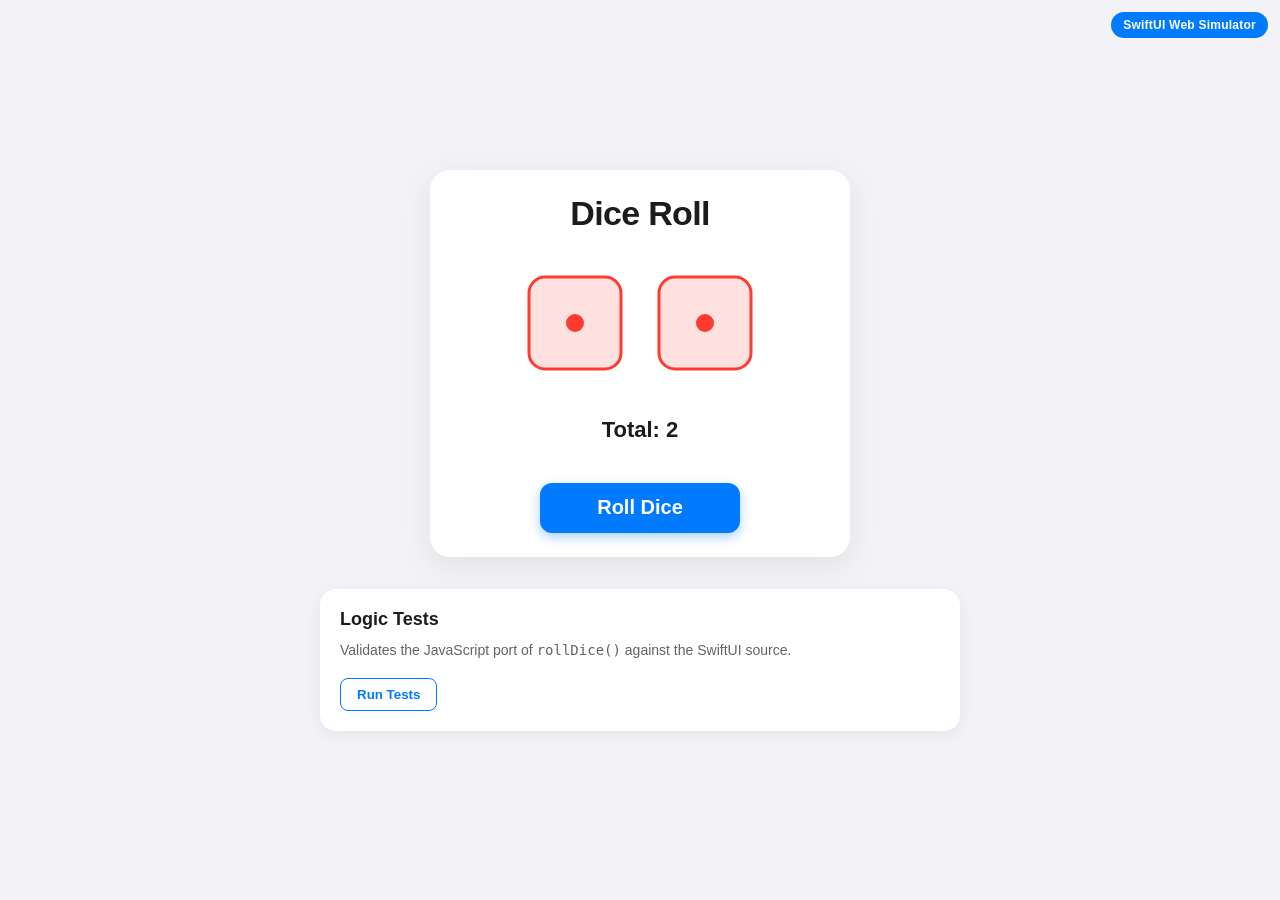
<file: dice-simulator/simulator/index.html>
<!DOCTYPE html>
<html lang="en">
  <head>
    <meta charset="UTF-8" />
    <meta name="viewport" content="width=device-width, initial-scale=1.0" />
    <title>Dice Roll Simulator</title>
    <link rel="stylesheet" href="styles.css" />
  </head>
  <body>
    <div class="simulator-badge">SwiftUI Web Simulator</div>

    <main class="container" aria-label="Dice Roll app">
      <h1 class="title">Dice Roll</h1>

      <div id="dice-row" class="dice-row">
        <div id="die1" class="die-slot"></div>
        <div id="die2" class="die-slot"></div>
      </div>

      <p id="score" class="score">Total: 2</p>

      <button id="roll-button" class="roll-button" type="button">Roll Dice</button>
    </main>

    <section class="test-panel" aria-label="Automated tests">
      <h2>Logic Tests</h2>
      <p style="font-size: 14px; color: #636366; margin-bottom: 8px">
        Validates the JavaScript port of <code>rollDice()</code> against the SwiftUI source.
      </p>
      <button id="run-tests" class="run-tests-button" type="button">Run Tests</button>
      <pre id="test-results" class="test-results" aria-live="polite"></pre>
    </section>

    <script type="module" src="app.js"></script>
  </body>
</html>
</file>
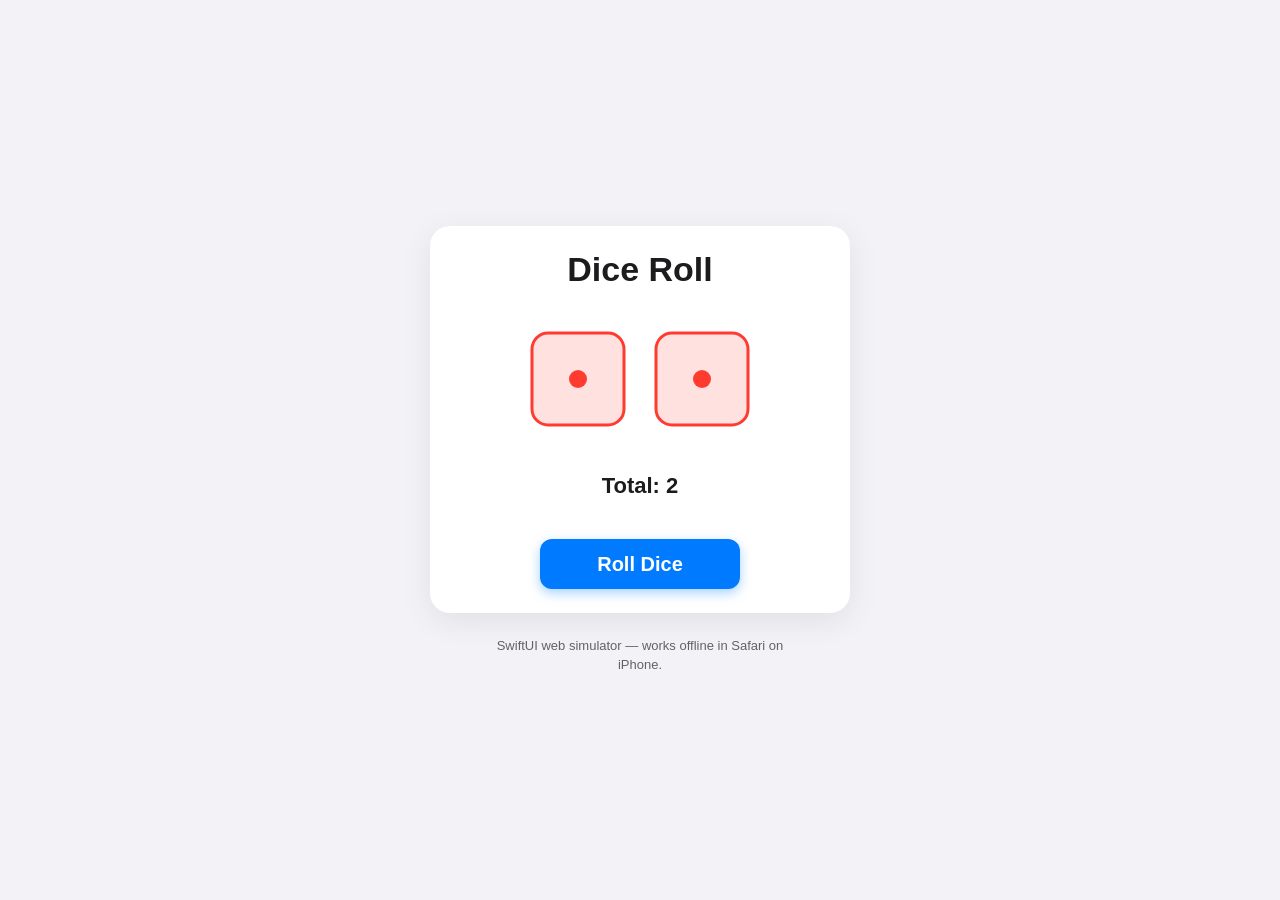
<file: dice-simulator/standalone.html>
<!DOCTYPE html>
<html lang="en">
  <head>
    <meta charset="UTF-8" />
    <meta name="viewport" content="width=device-width, initial-scale=1, viewport-fit=cover" />
    <meta name="apple-mobile-web-app-capable" content="yes" />
    <title>Dice Roll</title>
    <style>
      * { box-sizing: border-box; margin: 0; padding: 0; }
      body {
        font-family: -apple-system, BlinkMacSystemFont, "SF Pro Text", sans-serif;
        background: #f2f2f7;
        min-height: 100dvh;
        display: flex;
        flex-direction: column;
        align-items: center;
        justify-content: center;
        color: #1c1c1e;
        padding: env(safe-area-inset-top) 16px env(safe-area-inset-bottom);
        -webkit-tap-highlight-color: transparent;
      }
      .container {
        display: flex;
        flex-direction: column;
        align-items: center;
        gap: 40px;
        padding: 24px;
        background: white;
        border-radius: 20px;
        box-shadow: 0 8px 32px rgba(0,0,0,0.08);
        width: min(420px, 100%);
      }
      .title { font-size: 34px; font-weight: 700; }
      .dice-row {
        display: flex;
        gap: 24px;
        transition: transform 0.4s cubic-bezier(0.34, 1.56, 0.64, 1);
      }
      .dice-row.rolling { transform: rotate(360deg); }
      .die { width: 88px; height: 88px; color: #ff3b30; }
      @media (min-width: 390px) { .die { width: 100px; height: 100px; } }
      .score { font-size: 22px; font-weight: 600; }
      .roll-button {
        font-size: 20px;
        font-weight: 700;
        color: white;
        background: #007aff;
        border: none;
        border-radius: 12px;
        width: 200px;
        height: 50px;
        cursor: pointer;
        box-shadow: 0 4px 12px rgba(0,122,255,0.35);
        touch-action: manipulation;
      }
      .roll-button:active { transform: scale(0.97); }
      .roll-button:disabled { opacity: 0.6; }
      .hint {
        margin-top: 24px;
        font-size: 13px;
        color: #636366;
        text-align: center;
        max-width: 320px;
        line-height: 1.4;
      }
    </style>
  </head>
  <body>
    <main class="container">
      <h1 class="title">Dice Roll</h1>
      <div id="dice-row" class="dice-row">
        <div id="die1"></div>
        <div id="die2"></div>
      </div>
      <p id="score" class="score">Total: 2</p>
      <button id="roll-button" class="roll-button" type="button">Roll Dice</button>
    </main>
    <p class="hint">SwiftUI web simulator — works offline in Safari on iPhone.</p>

    <script>
      const DOTS = {
        1: [[0.5,0.5]],
        2: [[0.28,0.28],[0.72,0.72]],
        3: [[0.28,0.28],[0.5,0.5],[0.72,0.72]],
        4: [[0.28,0.28],[0.72,0.28],[0.28,0.72],[0.72,0.72]],
        5: [[0.28,0.28],[0.72,0.28],[0.5,0.5],[0.28,0.72],[0.72,0.72]],
        6: [[0.28,0.25],[0.72,0.25],[0.28,0.5],[0.72,0.5],[0.28,0.75],[0.72,0.75]]
      };

      function renderDieFace(v) {
        const n = Math.max(1, Math.min(6, v));
        const dots = DOTS[n].map(([x,y]) =>
          `<circle cx="${x*100}" cy="${y*100}" r="9" fill="currentColor"/>`
        ).join("");
        return `<svg class="die" viewBox="0 0 100 100" xmlns="http://www.w3.org/2000/svg" aria-label="Die ${n}">
          <rect x="4" y="4" width="92" height="92" rx="16" fill="currentColor" opacity="0.15"/>
          <rect x="4" y="4" width="92" height="92" rx="16" fill="none" stroke="currentColor" stroke-width="3"/>
          ${dots}</svg>`;
      }

      function createInitialState() {
        return { die1: 1, die2: 1, score: 2, isRolling: false };
      }

      function rollDice(state) {
        return {
          die1: Math.floor(Math.random() * 6) + 1,
          die2: Math.floor(Math.random() * 6) + 1,
          isRolling: !state.isRolling,
          score: 0
        };
      }

      const die1El = document.getElementById("die1");
      const die2El = document.getElementById("die2");
      const scoreEl = document.getElementById("score");
      const diceRowEl = document.getElementById("dice-row");
      const rollButton = document.getElementById("roll-button");

      let state = createInitialState();
      let animating = false;

      function render() {
        die1El.innerHTML = renderDieFace(state.die1);
        die2El.innerHTML = renderDieFace(state.die2);
        scoreEl.textContent = "Total: " + state.score;
      }

      rollButton.addEventListener("click", function () {
        if (animating) return;
        animating = true;
        rollButton.disabled = true;
        state = rollDice(state);
        state.score = state.die1 + state.die2;
        render();
        diceRowEl.classList.remove("rolling");
        void diceRowEl.offsetWidth;
        if (state.isRolling) diceRowEl.classList.add("rolling");
        setTimeout(function () {
          animating = false;
          rollButton.disabled = false;
        }, 450);
      });

      render();
    </script>
  </body>
</html>
</file>
<file: dice-simulator/simulator/styles.css>
* {
  box-sizing: border-box;
  margin: 0;
  padding: 0;
}

body {
  font-family: -apple-system, BlinkMacSystemFont, "Segoe UI", Roboto, Helvetica, Arial, sans-serif;
  background: #f2f2f7;
  min-height: 100vh;
  display: flex;
  flex-direction: column;
  align-items: center;
  justify-content: center;
  color: #1c1c1e;
}

.simulator-badge {
  position: fixed;
  top: 12px;
  right: 12px;
  background: #007aff;
  color: white;
  font-size: 12px;
  font-weight: 600;
  padding: 6px 12px;
  border-radius: 999px;
  letter-spacing: 0.02em;
}

.container {
  display: flex;
  flex-direction: column;
  align-items: center;
  gap: 40px;
  padding: 24px;
  background: white;
  border-radius: 20px;
  box-shadow: 0 8px 32px rgba(0, 0, 0, 0.08);
  max-width: 420px;
  width: calc(100% - 32px);
}

.title {
  font-size: 34px;
  font-weight: 700;
  letter-spacing: -0.02em;
}

.dice-row {
  display: flex;
  gap: 30px;
  transition: transform 0.4s cubic-bezier(0.34, 1.56, 0.64, 1);
}

.dice-row.rolling {
  transform: rotate(360deg);
}

.die {
  width: 100px;
  height: 100px;
  color: #ff3b30;
}

.score {
  font-size: 22px;
  font-weight: 600;
}

.roll-button {
  font-size: 20px;
  font-weight: 700;
  color: white;
  background: #007aff;
  border: none;
  border-radius: 12px;
  width: 200px;
  height: 50px;
  cursor: pointer;
  box-shadow: 0 4px 12px rgba(0, 122, 255, 0.35);
  transition: transform 0.1s ease, box-shadow 0.1s ease;
}

.roll-button:hover {
  background: #0066d6;
}

.roll-button:active {
  transform: scale(0.97);
  box-shadow: 0 2px 8px rgba(0, 122, 255, 0.3);
}

.roll-button:disabled {
  opacity: 0.6;
  cursor: not-allowed;
}

.test-panel {
  margin-top: 32px;
  width: calc(100% - 32px);
  max-width: 640px;
  background: white;
  border-radius: 16px;
  padding: 20px;
  box-shadow: 0 4px 16px rgba(0, 0, 0, 0.06);
}

.test-panel h2 {
  font-size: 18px;
  margin-bottom: 12px;
}

.test-results {
  font-family: ui-monospace, SFMono-Regular, Menlo, Monaco, Consolas, monospace;
  font-size: 13px;
  line-height: 1.6;
  white-space: pre-wrap;
}

.test-pass {
  color: #34c759;
}

.test-fail {
  color: #ff3b30;
}

.run-tests-button {
  margin-top: 12px;
  padding: 8px 16px;
  border: 1px solid #007aff;
  background: transparent;
  color: #007aff;
  border-radius: 8px;
  font-weight: 600;
  cursor: pointer;
}

.run-tests-button:hover {
  background: rgba(0, 122, 255, 0.08);
}
</file>
